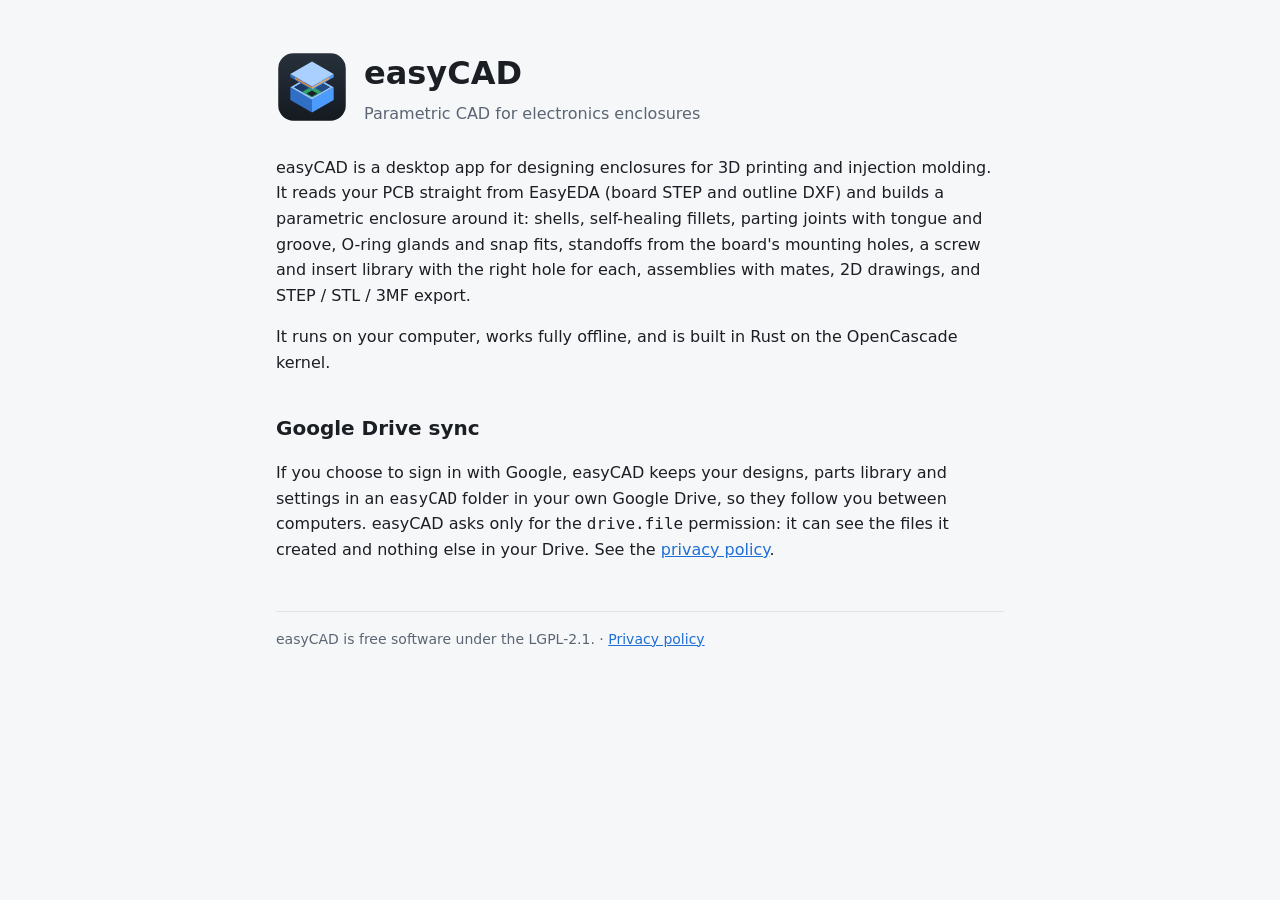
<file: site/index.html>
<!doctype html>
<html lang="en">
<head>
<meta charset="utf-8">
<meta name="viewport" content="width=device-width,initial-scale=1">
<title>easyCAD</title>
<meta name="description" content="easyCAD: fast, focused parametric CAD for electronics enclosures.">
<link rel="icon" href="icon.svg" type="image/svg+xml">
<link rel="stylesheet" href="style.css">
</head>
<body><main>
<header><img src="icon.svg" alt="easyCAD icon"><div><h1>easyCAD</h1><p class="tag">Parametric CAD for electronics enclosures</p></div></header>
<p>easyCAD is a desktop app for designing enclosures for 3D printing and injection molding.
It reads your PCB straight from EasyEDA (board STEP and outline DXF) and builds a parametric
enclosure around it: shells, self-healing fillets, parting joints with tongue and groove,
O-ring glands and snap fits, standoffs from the board's mounting holes, a screw and insert
library with the right hole for each, assemblies with mates, 2D drawings, and STEP / STL / 3MF export.</p>
<p>It runs on your computer, works fully offline, and is built in Rust on the OpenCascade kernel.</p>
<h2>Google Drive sync</h2>
<p>If you choose to sign in with Google, easyCAD keeps your designs, parts library and settings
in an <code>easyCAD</code> folder in your own Google Drive, so they follow you between computers.
easyCAD asks only for the <code>drive.file</code> permission: it can see the files it created and
nothing else in your Drive. See the <a href="privacy.html">privacy policy</a>.</p>
<footer>easyCAD is free software under the LGPL-2.1. · <a href="privacy.html">Privacy policy</a></footer>
</main></body>
</html>
</file>
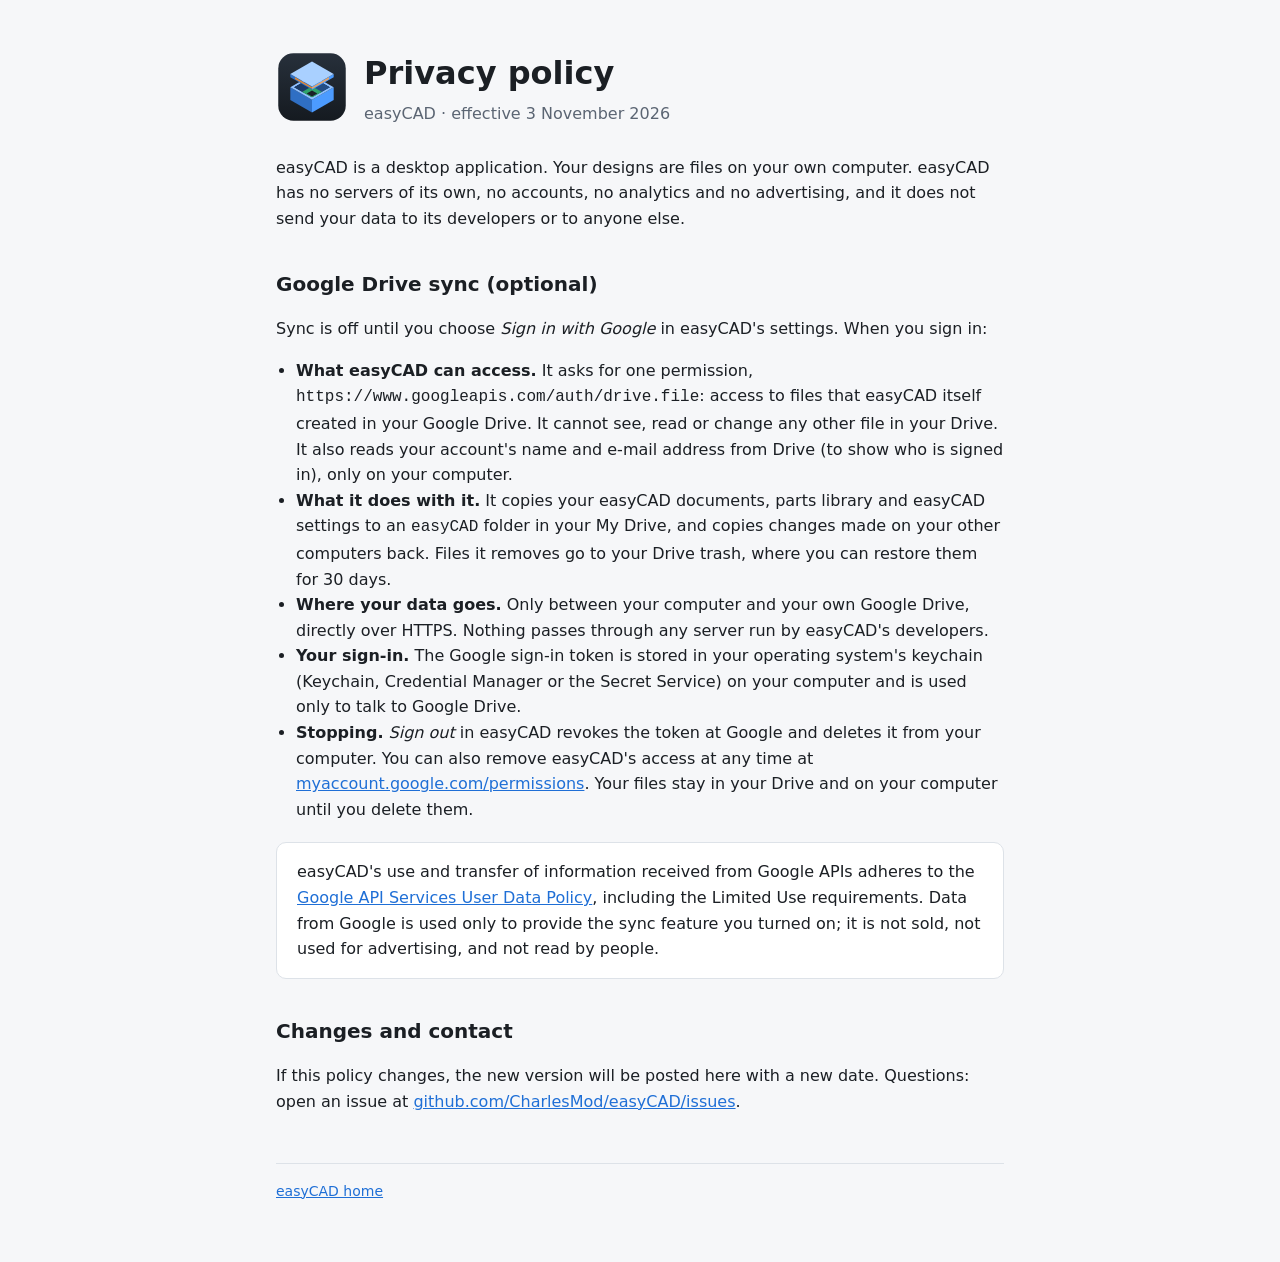
<file: site/privacy.html>
<!doctype html>
<html lang="en">
<head>
<meta charset="utf-8">
<meta name="viewport" content="width=device-width,initial-scale=1">
<title>easyCAD privacy policy</title>
<link rel="icon" href="icon.svg" type="image/svg+xml">
<link rel="stylesheet" href="style.css">
</head>
<body><main>
<header><img src="icon.svg" alt="easyCAD icon"><div><h1>Privacy policy</h1><p class="tag">easyCAD · effective 3 November 2026</p></div></header>
<p>easyCAD is a desktop application. Your designs are files on your own computer. easyCAD has no
servers of its own, no accounts, no analytics and no advertising, and it does not send your data to
its developers or to anyone else.</p>

<h2>Google Drive sync (optional)</h2>
<p>Sync is off until you choose <em>Sign in with Google</em> in easyCAD's settings. When you sign in:</p>
<ul>
<li><strong>What easyCAD can access.</strong> It asks for one permission, <code>https://www.googleapis.com/auth/drive.file</code>:
access to files that easyCAD itself created in your Google Drive. It cannot see, read or change any other file in your Drive.
It also reads your account's name and e-mail address from Drive (to show who is signed in), only on your computer.</li>
<li><strong>What it does with it.</strong> It copies your easyCAD documents, parts library and easyCAD settings
to an <code>easyCAD</code> folder in your My Drive, and copies changes made on your other computers back.
Files it removes go to your Drive trash, where you can restore them for 30 days.</li>
<li><strong>Where your data goes.</strong> Only between your computer and your own Google Drive, directly over HTTPS.
Nothing passes through any server run by easyCAD's developers.</li>
<li><strong>Your sign-in.</strong> The Google sign-in token is stored in your operating system's keychain
(Keychain, Credential Manager or the Secret Service) on your computer and is used only to talk to Google Drive.</li>
<li><strong>Stopping.</strong> <em>Sign out</em> in easyCAD revokes the token at Google and deletes it from your computer.
You can also remove easyCAD's access at any time at
<a href="https://myaccount.google.com/permissions">myaccount.google.com/permissions</a>.
Your files stay in your Drive and on your computer until you delete them.</li>
</ul>
<div class="card">easyCAD's use and transfer of information received from Google APIs adheres to the
<a href="https://developers.google.com/terms/api-services-user-data-policy">Google API Services User Data Policy</a>,
including the Limited Use requirements. Data from Google is used only to provide the sync feature you turned on;
it is not sold, not used for advertising, and not read by people.</div>

<h2>Changes and contact</h2>
<p>If this policy changes, the new version will be posted here with a new date.
Questions: open an issue at <a href="https://github.com/CharlesMod/easyCAD/issues">github.com/CharlesMod/easyCAD/issues</a>.</p>
<footer><a href="index.html">easyCAD home</a></footer>
</main></body>
</html>
</file>
<file: site/style.css>
:root{--bg:#161a1f;--card:#1f252c;--text:#e6e9ee;--muted:#9aa4b1;--accent:#4c9bff;--border:#2c343e}
@media (prefers-color-scheme: light){:root{--bg:#f6f7f9;--card:#fff;--text:#1b1f24;--muted:#5b6573;--accent:#1f6fd6;--border:#dde2e8}}
*{box-sizing:border-box}
body{margin:0;background:var(--bg);color:var(--text);font:16px/1.6 system-ui,-apple-system,"Segoe UI",sans-serif}
main{max-width:760px;margin:0 auto;padding:48px 16px 64px}
header{display:flex;align-items:center;gap:16px;margin-bottom:28px}
header img{width:72px;height:72px}
h1{margin:0;font-size:32px}
h2{margin-top:36px;font-size:20px}
.tag{color:var(--muted);margin:2px 0 0}
a{color:var(--accent)}
ul{padding-left:20px}
.card{background:var(--card);border:1px solid var(--border);border-radius:10px;padding:16px 20px;margin:20px 0}
footer{margin-top:48px;color:var(--muted);font-size:14px;border-top:1px solid var(--border);padding-top:16px}
</file>
